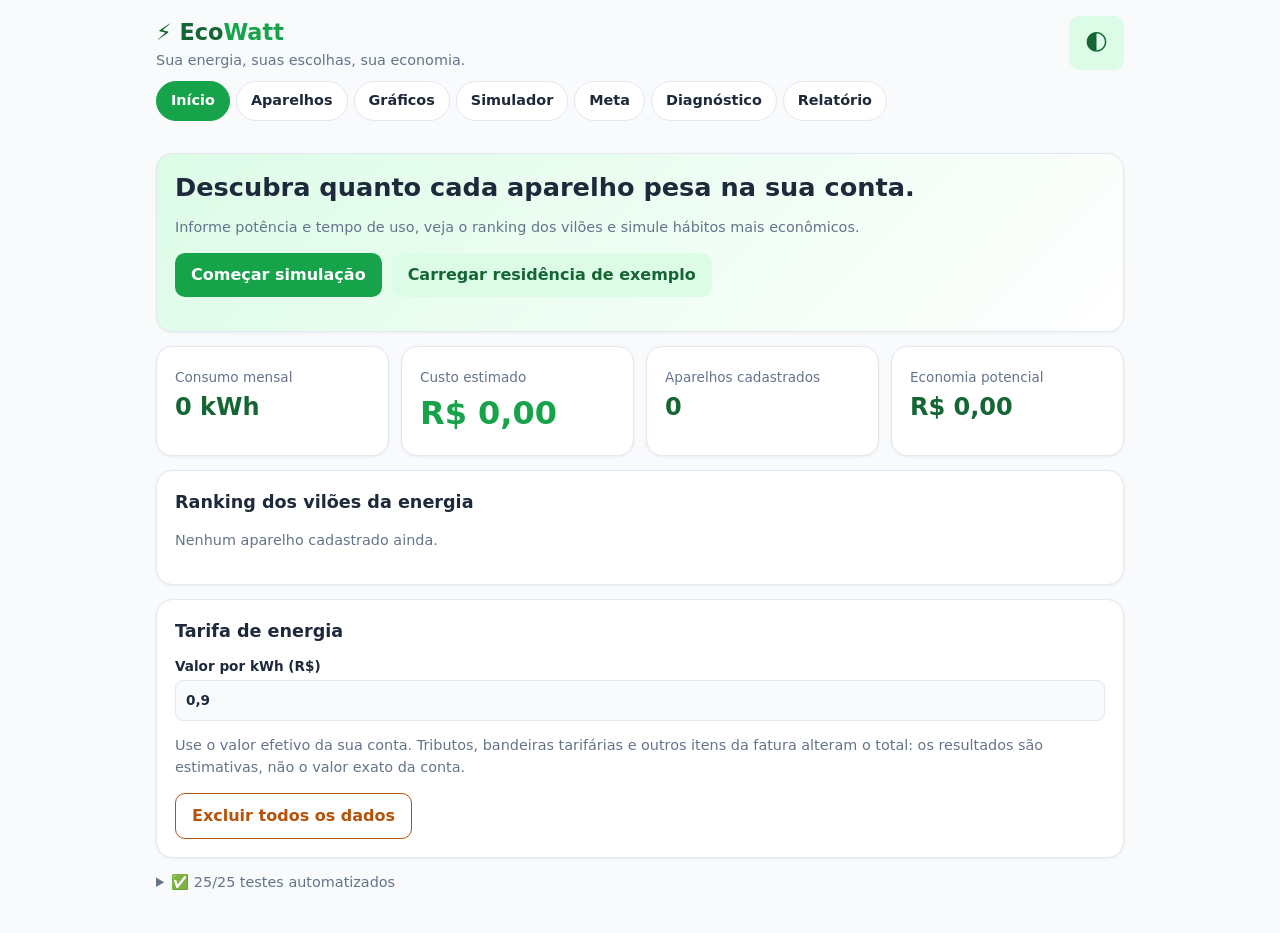
<file: EcoWatt_Final_InovaTech_2026.html>
<!DOCTYPE html>
<html lang="pt-BR"><head><meta charset="utf-8">
<meta name="viewport" content="width=device-width, initial-scale=1, viewport-fit=cover">
<title>EcoWatt – Simulador de energia residencial</title>
<style>
:root{--bg:#F8FAFC;--card:#fff;--tx:#1E293B;--mut:#64748b;--g:#16A34A;--gd:#166534;--gs:#DCFCE7;--bd:#e2e8f0;--wn:#b45309;color-scheme:light;box-sizing:border-box;padding-top:env(safe-area-inset-top,0px);padding-bottom:env(safe-area-inset-bottom,0px)}
@media(prefers-color-scheme:dark){:root:not([data-theme="light"]){--bg:#0f172a;--card:#1e293b;--tx:#f1f5f9;--mut:#94a3b8;--g:#22c55e;--gd:#86efac;--gs:#14532d;--bd:#334155;--wn:#fbbf24;color-scheme:dark}}
:root[data-theme="dark"]{--bg:#0f172a;--card:#1e293b;--tx:#f1f5f9;--mut:#94a3b8;--g:#22c55e;--gd:#86efac;--gs:#14532d;--bd:#334155;--wn:#fbbf24;color-scheme:dark}
html{scroll-padding-top:env(safe-area-inset-top,0px)}
*{box-sizing:border-box}
body{margin:0;background:var(--bg);color:var(--tx);font:16px/1.5 system-ui,-apple-system,"Segoe UI",Roboto,sans-serif}
.w{max-width:1000px;margin:0 auto;padding:0 16px 40px}
header{padding:16px 0 8px}
.logo{font-size:1.4rem;font-weight:800;color:var(--gd)}.logo span{color:var(--g)}
nav{display:flex;gap:6px;overflow-x:auto;padding:10px 0}
nav a{padding:8px 14px;border-radius:99px;text-decoration:none;color:var(--tx);white-space:nowrap;font-weight:600;font-size:.9rem;border:1px solid var(--bd);background:var(--card)}
nav a[aria-current=page]{background:var(--g);color:#fff;border-color:var(--g)}
.card{background:var(--card);border:1px solid var(--bd);border-radius:16px;padding:18px;margin:14px 0;box-shadow:0 1px 3px rgba(0,0,0,.06);animation:in .35s ease}
@keyframes in{from{opacity:0;transform:translateY(6px)}to{opacity:1;transform:none}}
.hero{background:linear-gradient(135deg,var(--gs),var(--card))}
h1{font-size:1.6rem;line-height:1.2;margin:0 0 8px}h2{font-size:1.1rem;margin:0 0 12px}
.m{color:var(--mut);font-size:.9rem}
.grid{display:grid;grid-template-columns:repeat(auto-fit,minmax(200px,1fr));gap:12px}
.grid .card{margin:0}
.kpi b{display:block;font-size:1.5rem;color:var(--gd)}.kpi span{font-size:.85rem;color:var(--mut)}
.row{display:flex;flex-wrap:wrap;gap:10px;align-items:center}
.btn{display:inline-block;background:var(--g);color:#fff;border:0;border-radius:10px;padding:10px 16px;font:inherit;font-weight:700;cursor:pointer;text-decoration:none}
.btn.s{background:var(--gs);color:var(--gd)}.btn.d{background:transparent;color:var(--wn);border:1px solid var(--wn)}
.btn:focus-visible,input:focus-visible,select:focus-visible,nav a:focus-visible{outline:3px solid var(--g);outline-offset:2px}
label{display:block;font-size:.85rem;font-weight:600;margin-bottom:10px}
input,select{width:100%;padding:9px 10px;border-radius:8px;border:1px solid var(--bd);background:var(--bg);color:var(--tx);font:inherit;margin-top:4px}
input[type=checkbox]{width:auto;margin-right:6px}input[type=range]{padding:0}
.fg{display:grid;grid-template-columns:repeat(auto-fit,minmax(140px,1fr));gap:0 12px}
.pre{display:flex;flex-wrap:wrap;gap:8px;margin-bottom:14px}
.pre button{border:1px solid var(--bd);background:var(--bg);color:var(--tx);border-radius:10px;padding:6px 10px;cursor:pointer;font:inherit;font-size:.85rem}
.tw{overflow-x:auto}table{width:100%;border-collapse:collapse;font-size:.88rem}
th,td{padding:8px 6px;text-align:left;border-bottom:1px solid var(--bd);white-space:nowrap}
.tag{display:inline-block;background:var(--gs);color:var(--gd);border-radius:99px;padding:2px 10px;font-size:.75rem;font-weight:700}
.err{color:var(--wn);font-weight:600;min-height:1.4em}
.rk{display:grid;grid-template-columns:28px 1fr auto;gap:4px 10px;align-items:center;margin:8px 0}
.rk i{grid-column:2/4;height:8px;border-radius:99px;background:var(--bd);overflow:hidden}.rk i b{display:block;height:100%;background:var(--g);transition:width .5s}
svg{width:100%;height:auto}.t{font-size:12px;fill:var(--tx)}
.lg{display:flex;flex-wrap:wrap;gap:6px 14px;font-size:.82rem;margin-top:8px}.lg s{display:inline-block;width:10px;height:10px;border-radius:3px;margin-right:5px;text-decoration:none}
.ok{background:var(--gs);color:var(--gd);padding:12px;border-radius:10px;font-weight:600}
@media print{header,.np{display:none!important}body{background:#fff}.card{box-shadow:none;animation:none;break-inside:avoid}
:root,:root:not([data-theme="light"]),:root[data-theme="dark"]{--bg:#fff;--card:#fff;--tx:#111;--mut:#444;--g:#16A34A;--gd:#166534;--gs:#DCFCE7;--bd:#ccc;--wn:#92400e}}
@media(max-width:480px){.w{padding-left:12px;padding-right:12px}.card{padding:14px}.kpi b{font-size:1.25rem}nav a{padding:8px 11px}}
@media print{nav,#theme,#tests,.toast{display:none!important}.w{max-width:none}.grid{grid-template-columns:repeat(2,minmax(0,1fr))}}
</style></head><body><div class="w">
<header><div class="logo">⚡ Eco<span>Watt</span></div><div class="m">Sua energia, suas escolhas, sua economia.</div><nav id="nav" aria-label="Navegação principal"></nav></header>
<main id="app"></main></div>
<script>
/* ===== Lógica de cálculo (funções puras, independentes da interface) ===== */
const kwh=d=>d.kwh!=null?d.kwh:d.w*d.q*d.h*d.d/1000;          // kWh/mês
const simKwh=(d,v)=>d.kwh!=null?v:d.w*d.q*v*d.d/1000; /* v = h/dia (modo potência) ou kWh/mês total (modo kWh) */               // escala pelo tempo de uso; evita divisão por zero
console.assert(Math.abs(kwh({w:100,q:1,h:5,d:30})-15)<1e-9,"TV 100 W, 5 h, 30 dias = 15 kWh");
console.assert(Math.abs(simKwh({w:100,q:1,h:4,d:30},2)-6)<1e-9,"metade das horas = metade do consumo");

/* ===== Estado e persistência ===== */
let S={tariff:0.9,limit:50,goal:50,devices:[]};
try{const r=localStorage.getItem("ecowatt");if(r)S={...S,...JSON.parse(r)}}catch(e){}
const save=()=>{try{localStorage.setItem("ecowatt",JSON.stringify(S))}catch(e){}};
const $=s=>document.querySelector(s);
const R=v=>v.toLocaleString("pt-BR",{style:"currency",currency:"BRL"});
const K=v=>v.toLocaleString("pt-BR",{maximumFractionDigits:1})+" kWh";
const esc=s=>String(s).replace(/[&<>"']/g,c=>({"&":"&amp;","<":"&lt;",">":"&gt;",'"':"&quot;","'":"&#39;"}[c]));
const P=v=>{const s=String(v).trim().replace(",",".");return s===""?null:/^\d*\.?\d+$/.test(s)?+s:NaN};
const uid=()=>Date.now().toString(36)+Math.random().toString(36).slice(2,6);
const cost=k=>k*S.tariff;
const rows=()=>S.devices.map(d=>{const k=kwh(d);return{d,k,c:cost(k)}});
const tot=()=>{const r=rows();return{k:r.reduce((a,x)=>a+x.k,0),c:r.reduce((a,x)=>a+x.c,0)}};
let potential=()=>rows().filter(r=>!r.d.ess).reduce((a,r)=>a+r.c*S.limit/100,0);
function plan(goal){let need=goal;const steps=[];
 for(const r of rows().filter(r=>!r.d.ess).sort((a,b)=>b.c-a.c)){if(need<=0)break;
  const take=Math.min(r.c*S.limit/100,need);if(take<=0)continue;
  steps.push({r,take,hrs:r.d.h*take/r.c});need-=take}
 return{steps,left:Math.max(need,0)}}
/* ===== Dados ===== */
const PRE=[["🧊","Geladeira",150,24,30,1],["📺","Televisão",100,5,30],["❄️","Ar-condicionado",1100,8,30],["🌀","Ventilador",80,6,30],["🚿","Chuveiro elétrico",5500,.5,30],["🧺","Máquina de lavar",500,1,12],["🍲","Micro-ondas",1200,.3,30],["🖥️","Computador",250,6,30],["💻","Notebook",60,5,30],["💡","Lâmpadas",10,5,30],["👔","Ferro de passar",1000,.5,8],["🍟","Air fryer",1500,.5,20],["🔥","Forno elétrico",1500,.5,20],["💨","Secador de cabelo",1200,.2,15],["🔌","Outros aparelhos",100,1,30]];
const SAMPLE=[["🧊","Geladeira",150,1,24,30,38,1],["❄️","Ar-condicionado",1100,1,6,20],["🚿","Chuveiro elétrico",5500,1,.4,30],["📺","Televisão",100,1,5,30],["🍟","Air fryer",1500,1,.5,20],["🌀","Ventilador",80,1,6,30],["💡","Lâmpadas",10,8,5,30],["🍲","Micro-ondas",1200,1,.3,30],["💻","Notebook",60,1,6,22],["🧺","Máquina de lavar",500,1,1,12]]
 .map(a=>({icon:a[0],name:a[1],w:a[2],q:a[3],h:a[4],d:a[5],kwh:a[6]??null,ess:!!a[7],sample:true}));
const COL=["#16A34A","#0d9488","#65a30d","#0891b2","#ca8a04","#7c3aed","#db2777","#64748b"];
/* ===== Gráficos SVG ===== */
function bars(r){r=r.slice().sort((a,b)=>b.c-a.c).slice(0,8);const mx=Math.max(...r.map(x=>x.c),1e-9);
 return`<svg viewBox="0 0 400 ${r.length*34+6}" role="img" aria-label="Aparelhos que mais consomem">${r.map((x,i)=>{const y=i*34+4,w=Math.max(3,x.c/mx*190);
 return`<g><title>${esc(x.d.name)}: ${K(x.k)} · ${R(x.c)}</title><text x="0" y="${y+13}" class="t">${x.d.icon} ${esc(x.d.name.slice(0,14))}</text><rect x="125" y="${y}" width="${w}" height="18" rx="5" style="fill:var(--g)"/><text x="${130+w}" y="${y+13}" class="t">${R(x.c)}</text></g>`}).join("")}</svg>`}
function donut(r){const t=r.reduce((a,x)=>a+x.k,0);const l=r.filter(x=>x.k>0).sort((a,b)=>b.k-a.k);let off=25;
 const c=l.map((x,i)=>{const p=x.k/t*100,s=`<circle cx="21" cy="21" r="15.915" fill="none" stroke="${COL[i%8]}" stroke-width="7" stroke-dasharray="${p} ${100-p}" stroke-dashoffset="${off}"><title>${esc(x.d.name)}: ${p.toFixed(1)}% · ${K(x.k)} · ${R(x.c)}</title></circle>`;off-=p;return s}).join("");
 return`<svg viewBox="0 0 42 42" style="max-width:260px;display:block;margin:auto" role="img" aria-label="Participação no consumo">${c}<text x="21" y="22.5" text-anchor="middle" style="font-size:4px;fill:var(--tx)">${K(t)}</text></svg><div class="lg">${l.map((x,i)=>`<span><s style="background:${COL[i%8]}"></s>${esc(x.d.name)} ${(x.k/t*100).toFixed(1)}%</span>`).join("")}</div>`}
function cmp(a,b,la,lb){const mx=Math.max(a,b,1e-9);const row=(v,l,y,f)=>`<text x="0" y="${y+14}" class="t">${l}</text><rect x="100" y="${y}" width="${Math.max(3,v/mx*190)}" height="22" rx="5" style="fill:${f}"/><text x="${105+Math.max(3,v/mx*190)}" y="${y+15}" class="t">${R(v)}</text>`;
 return`<svg viewBox="0 0 400 64" role="img" aria-label="Comparação de cenários">${row(a,la,0,"var(--mut)")}${row(b,lb,36,"var(--g)")}</svg>`}
const empty=()=>`<div class="card"><p>Cadastre aparelhos primeiro, ou <button class="btn s" data-a="demo">carregue a residência de exemplo</button>.</p></div>`;
const kpi=(l,v)=>`<div class="card kpi"><span>${l}</span><b>${v}</b></div>`;
const hasSample=()=>S.devices.some(d=>d.sample);
const tag=()=>hasSample()?`<span class="tag">Dados de exemplo: residência fictícia</span>`:"";
function ranking(){const r=rows().sort((a,b)=>b.c-a.c).slice(0,5),t=tot();if(!r.length)return`<p class="m">Nenhum aparelho cadastrado ainda.</p>`;
 return r.map((x,i)=>{const p=t.k>0?x.k/t.k*100:0;return`<div class="rk"><span>${["🥇","🥈","🥉","4º","5º"][i]}</span><span>${x.d.icon} <b>${esc(x.d.name)}</b></span><span>${R(x.c)} · ${p.toFixed(1)}%</span><i><b style="width:${p}%"></b></i></div>`}).join("")}
/* ===== Telas ===== */
let editId=null,curIcon="🔌",sim={id:null,h:0};
function vInicio(){const t=tot(),p=plan(S.goal);
 return`<div class="card hero"><h1>Descubra quanto cada aparelho pesa na sua conta.</h1><p class="m">Informe potência e tempo de uso, veja o ranking dos vilões e simule hábitos mais econômicos.</p><div class="row"><a class="btn" href="#aparelhos">Começar simulação</a><button class="btn s" data-a="demo">Carregar residência de exemplo</button></div><p>${tag()}</p></div>
 <div class="grid">${kpi("Consumo mensal",K(t.k))}${kpi("Custo estimado",R(t.c))}${kpi("Aparelhos cadastrados",S.devices.length)}${kpi("Economia potencial",R(potential()))}</div>
 <div class="card"><h2>Ranking dos vilões da energia</h2>${ranking()}</div>
 ${S.devices.length?`<div class="card"><h2>Planejador de metas</h2><p>Meta de ${R(S.goal)}/mês: ${p.left<=0?"alcançável com as reduções sugeridas.":`faltariam ${R(p.left)} dentro dos limites configurados.`} <a href="#meta">Ver cenários</a> · <a href="#simulador">Simular hábitos</a></p></div>`:""}
 <div class="card"><h2>Tarifa de energia</h2><label>Valor por kWh (R$)<input id="tar" inputmode="decimal" value="${String(S.tariff).replace(".",",")}"></label><p class="m">Use o valor efetivo da sua conta. Tributos, bandeiras tarifárias e outros itens da fatura alteram o total: os resultados são estimativas, não o valor exato da conta.</p><button class="btn d np" data-a="clear">Excluir todos os dados</button></div>`}
function vAparelhos(){const e=S.devices.find(d=>d.id===editId)||{},r=rows();curIcon=e.icon||curIcon;const v=(x,d)=>esc(e[x]!=null?String(e[x]).replace(".",","):d);
 return`<div class="card"><h2>${e.id?"Editar aparelho":"Cadastrar aparelho"}</h2>
 <div class="pre">${PRE.map((p,i)=>`<button type="button" data-a="pre" data-i="${i}">${p[0]} ${p[1]}</button>`).join("")}</div>
 <div class="fg"><label>Nome<input id="f-name" value="${v("name","")}"></label><label>Potência (W)<input id="f-w" inputmode="decimal" value="${v("w","")}"></label><label>Quantidade<input id="f-q" inputmode="decimal" value="${v("q","1")}"></label><label>Horas por dia<input id="f-h" inputmode="decimal" value="${v("h","")}"></label><label>Dias por mês<input id="f-d" inputmode="decimal" value="${v("d","30")}"></label><label>kWh/mês TOTAL, todas as unidades (opcional)<input id="f-kwh" inputmode="decimal" value="${e.kwh!=null?v("kwh",""):""}"></label></div>
 <label><input type="checkbox" id="f-ess" ${e.ess?"checked":""}>Essencial (saúde ou segurança): não sugerir redução</label>
 <p class="m">A potência sugerida é só referência: varia conforme o modelo. Para aparelhos que ligam e desligam sozinhos (geladeira, ar-condicionado), prefira informar o consumo mensal da etiqueta.</p>
 <p class="err" id="err" role="alert"></p><div class="row"><button class="btn" data-a="save">${e.id?"Salvar alterações":"Adicionar"}</button>${e.id?`<button class="btn s" data-a="cancel">Cancelar</button>`:""}</div></div>
 <div class="card"><h2>Aparelhos (${r.length}) ${tag()}</h2>${r.length?`<div class="tw"><table><tr><th>Aparelho</th><th>Qtd</th><th>Consumo</th><th>Custo</th><th>%</th><th></th></tr>${r.map(x=>{const t=tot();return`<tr><td>${x.d.icon} ${esc(x.d.name)}</td><td>${x.d.q}</td><td>${K(x.k)}</td><td>${R(x.c)}</td><td>${(t.k>0?x.k/t.k*100:0).toFixed(1)}%</td><td><button class="btn s" data-a="edit" data-id="${x.d.id}" aria-label="Editar ${esc(x.d.name)}">✏️</button> <button class="btn d" data-a="del" data-id="${x.d.id}" aria-label="Excluir ${esc(x.d.name)}">🗑️</button></td></tr>`}).join("")}<tr><th colspan="2">Total</th><th>${K(tot().k)}</th><th>${R(tot().c)}</th><th></th><th></th></tr></table></div><p class="m">Consumo = potência (W) × quantidade × horas/dia × dias/mês ÷ 1000.</p>`:`<p class="m">Nada por aqui ainda.</p>`}</div>`}
function vGraficos(){if(!S.devices.length)return empty();const r=rows(),t=tot(),p=potential();
 return`<div class="card"><h2>Quem mais consome (R$/mês)</h2>${bars(r)}</div><div class="card"><h2>Participação no consumo</h2>${donut(r)}</div><div class="card"><h2>Cenário atual × cenário de economia</h2>${cmp(t.c,t.c-p,"Atual","Com economia")}<p class="m">Cenário: reduzir ${S.limit}% do uso dos aparelhos não essenciais. Economia estimada: ${R(p)}/mês.</p></div>`}
function simRes(){const d=S.devices.find(x=>x.id===sim.id);if(!d)return"";const a=kwh(d),b=simKwh(d,sim.h),dk=a-b,dc=cost(dk),pc=a>0?dk/a*100:0,t=tot();
 const msg=dc>0.005?`Com essa mudança, você poderá economizar aproximadamente ${R(dc)} por mês.`:dc<-0.005?`Essa mudança aumentaria o gasto em cerca de ${R(-dc)} por mês.`:"Sem alteração no consumo.";
 return`<div class="ok">${msg}</div><div class="grid" style="margin-top:12px">${kpi("Consumo anterior",K(a))}${kpi("Novo consumo",K(b))}${kpi("Economia em kWh",K(dk))}${kpi("Economia mensal",R(dc))}${kpi("Economia anual",R(dc*12))}${kpi("Redução",pc.toFixed(1)+"%")}</div>${cmp(t.c,t.c-dc,"Atual","Simulado")}`}
function vSimulador(){if(!S.devices.length)return empty();if(!S.devices.find(x=>x.id===sim.id)){sim={id:S.devices[0].id,h:S.devices[0].h}}
 return`<div class="card"><h2>Simulador de cenários</h2><p class="m">Teste hábitos sem alterar os dados cadastrados.</p><label>Aparelho<select id="sim-d">${S.devices.map(d=>`<option value="${d.id}" ${d.id===sim.id?"selected":""}>${d.icon} ${esc(d.name)}</option>`).join("")}</select></label><label>Horas por dia simuladas: <b id="sim-v">${sim.h.toString().replace(".",",")} h</b><input type="range" id="sim-r" min="0" max="24" step="0.5" value="${sim.h}"></label></div><div class="card" id="simres">${simRes()}</div>`}
function vMeta(){if(!S.devices.length)return empty();const p=plan(S.goal);
 return`<div class="card"><h2>Planejador de metas</h2><div class="fg"><label>Quero economizar (R$/mês)<input id="goal" inputmode="decimal" value="${String(S.goal).replace(".",",")}"></label><label>Redução máxima por aparelho (%)<input id="lim" inputmode="decimal" value="${S.limit}"></label></div><p class="m">Aparelhos marcados como essenciais nunca entram nas sugestões.</p></div>
 <div class="card"><h2>Sugestões</h2>${p.steps.length?p.steps.map(s=>`<p>${s.r.d.icon} Reduzir <b>${esc(s.r.d.name)}</b> de ${(+s.r.d.h.toFixed(2)).toLocaleString("pt-BR")} h para ${(+(s.r.d.h-s.hrs).toFixed(2)).toLocaleString("pt-BR")} h por dia: <b>${R(s.take)}</b>/mês</p>`).join(""):`<p class="m">Nenhuma redução possível com os limites atuais.</p>`}
 <div class="${p.left<=0?"ok":"err"}">${p.left<=0?"Meta alcançável com as alterações sugeridas.":`Meta não alcançável dentro dos limites: ainda faltam ${R(p.left)}/mês.`}</div></div>`}
function vRelatorio(){if(!S.devices.length)return empty();const r=rows().sort((a,b)=>b.c-a.c),t=tot(),p=plan(S.goal),sv=S.goal-p.left;
 const rec=r.filter(x=>!x.d.ess&&x.d.h>0).slice(0,3).map(x=>`<li>Reduzir 1 h/dia de ${esc(x.d.name)} economiza cerca de ${R(x.c*Math.min(1,x.d.h)/x.d.h)} por mês.</li>`).join("");
 return`<div class="card"><h1>Relatório EcoWatt</h1><p class="m">${new Date().toLocaleDateString("pt-BR")} · tarifa ${R(S.tariff)}/kWh ${tag()}</p>
 <div class="grid">${kpi("Aparelhos",r.length)}${kpi("Consumo mensal",K(t.k))}${kpi("Custo estimado",R(t.c))}${kpi("Maior consumo",esc(r[0].d.name))}${kpi("Economia potencial",R(potential()))}</div></div>
 <div class="card"><h2>Comparação de cenários</h2>${cmp(t.c,t.c-sv,"Atual","Com meta")}<p class="m">Meta de ${R(S.goal)}: economia de ${R(sv)}/mês (${R(sv*12)}/ano)${p.left>0?`, faltam ${R(p.left)}`:""}.</p></div>
 <div class="card"><h2>Ranking</h2>${ranking()}</div>${rec?`<div class="card"><h2>Recomendações</h2><ul>${rec}</ul></div>`:""}
 <p class="m">Estimativas baseadas nos dados informados. Tributos, bandeiras tarifárias e a potência real de cada modelo alteram o valor da fatura.</p><button class="btn np" data-a="print">Imprimir ou salvar em PDF</button>`}
/* ===== Roteador e eventos ===== */
const V={inicio:["Início",vInicio],aparelhos:["Aparelhos",vAparelhos],graficos:["Gráficos",vGraficos],simulador:["Simulador",vSimulador],meta:["Meta",vMeta],relatorio:["Relatório",vRelatorio]};
function render(){const k=V[location.hash.slice(1)]?location.hash.slice(1):"inicio";
 $("#nav").innerHTML=Object.entries(V).map(([i,v])=>`<a href="#${i}" ${i===k?'aria-current="page"':""}>${v[0]}</a>`).join("");$("#app").innerHTML=V[k][1]()}
addEventListener("hashchange",()=>{editId=null;render();scrollTo(0,0)});
document.addEventListener("click",ev=>{const b=ev.target.closest("[data-a]");if(!b)return;const a=b.dataset.a,id=b.dataset.id;
 if(a==="demo"){S.devices=SAMPLE.map(x=>({...x,id:uid()}));S.goal=50;save();render()}
 else if(a==="clear"){if(confirm("Excluir todos os dados cadastrados?")){S.devices=[];save();render()}}
 else if(a==="pre"){const p=PRE[+b.dataset.i];curIcon=p[0];$("#f-name").value=p[1];$("#f-w").value=p[2];$("#f-h").value=String(p[3]).replace(".",",");$("#f-d").value=p[4];$("#f-q").value=p[5]||1;$("#f-w").focus()}
 else if(a==="edit"){editId=id;render();scrollTo(0,0)}
 else if(a==="cancel"){editId=null;render()}
 else if(a==="del"){S.devices=S.devices.filter(d=>d.id!==id);save();render()}
 else if(a==="print")print()
 else if(a==="save"){const f=i=>P($("#"+i).value),name=$("#f-name").value.trim(),w=f("f-w"),q=f("f-q")??1,h=f("f-h"),d=f("f-d"),k=f("f-kwh");let m="";
  if(!name)m="Informe o nome do aparelho.";
  else if([w,q,h,d,k].some(Number.isNaN))m="Use apenas números positivos (decimais com vírgula ou ponto).";
  else if(k==null&&!(w>0))m="Informe a potência em watts ou o consumo mensal em kWh.";
  else if(!(q>0))m="A quantidade deve ser maior que zero.";
  else if(h==null||h>24)m="Horas por dia devem estar entre 0 e 24.";
  else if(d==null||d>31)m="Dias por mês devem estar entre 0 e 31.";
  if(m){$("#err").textContent=m;return}
  const o={name,w:w??0,q,h,d,kwh:k,ess:$("#f-ess").checked},e=S.devices.find(x=>x.id===editId);
  if(e)Object.assign(e,o);else S.devices.push({...o,id:uid(),icon:curIcon});
  editId=null;save();render()}});
document.addEventListener("change",ev=>{const t=ev.target;
 if(t.id==="tar"){const v=P(t.value);if(v>0){S.tariff=v;save()}render()}
 else if(t.id==="goal"){const v=P(t.value);if(v!=null&&!isNaN(v)){S.goal=v;save()}render()}
 else if(t.id==="lim"){const v=P(t.value);if(v!=null&&v<=100){S.limit=v;save()}render()}
 else if(t.id==="sim-d"){const d=S.devices.find(x=>x.id===t.value);sim={id:d.id,h:d.h};render()}});
document.addEventListener("input",ev=>{if(ev.target.id==="sim-r"){sim.h=+ev.target.value;$("#sim-v").textContent=sim.h.toString().replace(".",",")+" h";$("#simres").innerHTML=simRes()}});
/* ===== v2: correções, diagnóstico, testes ===== */
S.devices=Array.isArray(S.devices)?S.devices.filter(d=>d&&typeof d==="object"):[];
if(!(S.tariff>0))S.tariff=0.9;if(!(S.limit>=0&&S.limit<=100))S.limit=50;if(!(S.goal>=0))S.goal=50;
document.head.insertAdjacentHTML("beforeend",'<style>.toast{position:fixed;left:50%;bottom:calc(20px + env(safe-area-inset-bottom,0px));transform:translate(-50%,20px);background:#166534;color:#fff;padding:10px 18px;border-radius:99px;font-weight:700;opacity:0;transition:.25s;pointer-events:none}.toast.on{opacity:1;transform:translate(-50%,0)}.invalid{border-color:var(--wn)!important}small.err{display:block;font-size:.78rem;min-height:0}.grid .card:nth-child(2) b{font-size:2rem;color:var(--g)}</style>');
const f1=v=>(+v.toFixed(1)).toLocaleString("pt-BR");
const simBase=d=>d.kwh!=null?d.kwh:d.h;
const fmtv=(v,d)=>f1(v)+(d.kwh!=null?" kWh/mês":" h/dia");
const toast=m=>{let t=$("#toast");if(!t){document.body.insertAdjacentHTML("beforeend",'<div id="toast" class="toast" role="status"></div>');t=$("#toast")}t.textContent=m;t.classList.add("on");setTimeout(()=>t.classList.remove("on"),2200)};
const fe=(el,m)=>{let s=document.getElementById("e-"+el.id);if(!s){s=document.createElement("small");s.id="e-"+el.id;s.className="err";s.setAttribute("role","alert");el.after(s)}s.textContent=m;el.classList.toggle("invalid",!!m);if(m)el.focus()};
/* Planejamento puro: reduz o consumo (kWh) dos aparelhos não essenciais, do mais caro ao mais barato, até o limite % de cada um */
const planFor=(devs,tariff,limit,goal)=>{if(!(tariff>0))return{steps:[],left:goal,max:0,ok:goal<=0};
 const el=devs.filter(d=>!d.ess).map(d=>{const k=kwh(d);return{d,k,c:k*tariff}}).filter(x=>x.c>0).sort((a,b)=>b.c-a.c);
 const max=el.reduce((a,x)=>a+x.c*limit/100,0);let need=goal;const steps=[];
 for(const x of el){if(need<=0)break;const take=Math.min(x.c*limit/100,need);if(take>0){steps.push({r:x,take});need-=take}}
 const left=Math.max(need,0);return{steps,left,max,ok:left<0.005}};
plan=g=>planFor(S.devices,S.tariff,S.limit,g);
potential=()=>planFor(S.devices,S.tariff,S.limit,0).max;
const chg=(x,take)=>{const nk=x.k-take/S.tariff;return x.d.kwh!=null?`reduzir o consumo mensal de ${K(x.k)} para ${K(nk)}`:`reduzir de ${f1(x.d.h)} h para ${f1(x.d.h*nk/x.k)} h por dia`};
simRes=()=>{const d=S.devices.find(x=>x.id===sim.id);if(!d)return"";const a=kwh(d),b=simKwh(d,sim.h),dk=a-b,dc=dk*S.tariff,pc=a>0?dk/a*100:0,t=tot(),up=dc<-0.005,dn=dc>0.005;
 const msg=dn?`Com essa mudança, você poderá economizar aproximadamente ${R(dc)} por mês.`:up?`Atenção: essa mudança aumentaria o gasto em cerca de ${R(-dc)} por mês.`:"Sem alteração no consumo.";
 const hyp=d.kwh!=null?"Consumo informado em kWh: a simulação usa o valor mensal que você definiu, sem converter para horas.":"Estimativa linear: consumo proporcional às horas de uso (potência × quantidade × horas × dias).";
 return`<div class="${up?"err":"ok"}">${msg}</div><div class="grid" style="margin-top:12px">${kpi("Consumo anterior",K(a))}${kpi("Consumo simulado",K(b))}${kpi("Diferença",(dk<0?"+":"−")+K(Math.abs(dk)).replace("-",""))}${kpi(up?"Aumento mensal":dn?"Economia mensal":"Variação mensal",R(Math.abs(dc)))}${kpi(up?"Aumento anual":dn?"Economia anual":"Variação anual",R(Math.abs(dc)*12))}${kpi(up?"Aumento":dn?"Redução":"Variação",Math.abs(pc).toFixed(1)+"%")}</div>${cmp(t.c,t.c-dc,"Atual","Simulado")}<p class="m">${hyp}</p>`};
const vSimulador2=()=>{if(!S.devices.length)return empty();let d=S.devices.find(x=>x.id===sim.id);if(!d){d=S.devices[0];sim={id:d.id,h:simBase(d)}}const kw=d.kwh!=null;
 return`<div class="card"><h2>Simulador de cenários</h2><p class="m">Teste hábitos sem alterar os dados cadastrados.</p><label>Aparelho<select id="sim-d">${S.devices.map(x=>`<option value="${x.id}" ${x.id===d.id?"selected":""}>${x.icon} ${esc(x.name)}</option>`).join("")}</select></label><label>${kw?"Consumo mensal simulado (kWh)":"Horas por dia simuladas"}: <b id="sim-v">${fmtv(sim.h,d)}</b><input type="range" id="sim-r" min="0" max="${kw?Math.max(10,Math.ceil(d.kwh*2)):24}" step="0.5" value="${sim.h}"></label><button class="btn s" data-a="simreset">Restaurar valores originais</button></div><div class="card" id="simres">${simRes()}</div>`};
const vMeta2=()=>{if(!S.devices.length)return empty();const p=plan(S.goal);
 return`<div class="card"><h2>Planejador de metas</h2><div class="fg"><label>Quero economizar (R$/mês)<input id="goal" inputmode="decimal" value="${String(S.goal).replace(".",",")}"></label><label>Redução máxima por aparelho (%)<input id="lim" inputmode="decimal" value="${String(S.limit).replace(".",",")}"></label></div><p class="m">Só aparelhos não essenciais entram. Economia máxima estimada: <b>${R(p.max)}</b>/mês.</p></div><div class="card"><h2>Sugestões</h2>${p.steps.length?p.steps.map(s=>`<p>${s.r.d.icon} <b>${esc(s.r.d.name)}</b>: ${chg(s.r,s.take)} (≈ ${R(s.take)}/mês)</p>`).join(""):`<p class="m">Nenhuma redução necessária ou possível.</p>`}<div class="${p.ok?"ok":"err"}">${p.ok?`Meta alcançável: as sugestões somam ${R(S.goal)}/mês.`:`Meta inviável: com limite de ${f1(S.limit)}%, a economia máxima é ${R(p.max)}/mês; faltam ${R(p.left)}.`}</div><p class="m">Estimativas lineares. Em aparelhos informados em kWh, reduzir depende de mudar hábitos ou trocar o equipamento.</p></div>`};
const vDiag=()=>{if(!S.devices.length)return empty();const r=rows().sort((a,b)=>b.c-a.c),t=tot(),mk=r.slice().sort((a,b)=>b.k-a.k)[0],el=r.filter(x=>!x.d.ess&&x.c>0),p=planFor(S.devices,S.tariff,S.limit,0),b=el[0];
 const card=(q,a,n)=>`<div class="card"><span class="m">${q}</span><h2 style="margin:6px 0">${a}</h2><p class="m">${n}</p></div>`;
 return`<div class="grid">${card("1. Maior custo mensal",`${r[0].d.icon} ${esc(r[0].d.name)}`,R(r[0].c)+" por mês")}${card("2. Maior parcela do consumo",`${mk.d.icon} ${esc(mk.d.name)}`,`${t.k>0?(mk.k/t.k*100).toFixed(1):0}% · ${K(mk.k)} de ${K(t.k)}`)}${card("3. Oportunidades de redução",el.length+" aparelho(s)",el.length?el.map(x=>esc(x.d.name)).join(", "):"Nenhum aparelho elegível (essenciais são excluídos).")}${card("4. Maior economia numa alteração",b?`${b.d.icon} ${esc(b.d.name)}`:"—",b?`${chg(b,b.c*S.limit/100)}: ≈ ${R(b.c*S.limit/100)}/mês`:"Sem alteração possível.")}${card("5. Economia máxima estimada",R(p.max)+"/mês",`${R(p.max*12)}/ano, com limite de ${f1(S.limit)}% por aparelho não essencial`)}</div><p class="m">Calculado só com os dados cadastrados e a tarifa informada; não considera a eficiência de modelos específicos.</p>`};
const vRel2=()=>{if(!S.devices.length)return empty();const r=rows().sort((a,b)=>b.c-a.c),t=tot(),p=plan(S.goal),sv=S.goal-p.left;
 const rec=p.steps.slice(0,3).map(s=>`<li>${s.r.d.icon} ${esc(s.r.d.name)}: ${chg(s.r,s.take)} (≈ ${R(s.take)}/mês).</li>`).join("");
 return`<div class="card"><h1>Relatório EcoWatt</h1><p class="m">${new Date().toLocaleDateString("pt-BR")} · tarifa ${R(S.tariff)}/kWh ${tag()}</p><div class="grid">${kpi("Aparelhos",r.length)}${kpi("Custo estimado",R(t.c))}${kpi("Consumo mensal",K(t.k))}${kpi("Maior consumo",esc(r[0].d.name))}${kpi("Economia potencial",R(potential()))}</div></div><div class="card"><h2>Comparação de cenários</h2>${cmp(t.c,t.c-sv,"Atual","Com meta")}<p class="m">Meta de ${R(S.goal)}: ${p.ok?"alcançável":"inviável (economia máxima "+R(p.max)+")"}. Economia sugerida: ${R(sv)}/mês (${R(sv*12)}/ano).</p></div><div class="card"><h2>Ranking</h2>${ranking()}</div><div class="card"><h2>Participação no consumo</h2>${donut(rows())}</div>${rec?`<div class="card"><h2>Recomendações</h2><ul>${rec}</ul></div>`:""}<p class="m">Estimativas lineares baseadas nos dados informados. Tributos, bandeiras tarifárias e a potência real de cada modelo alteram a fatura.</p><button class="btn np" data-a="print">Imprimir ou salvar em PDF</button>`};
const vI=V.inicio[1];V.inicio[1]=()=>vI()+(S.devices.length?`<div class="card"><h2>Participação no consumo</h2>${donut(rows())}</div>`:"");
V.simulador[1]=vSimulador2;V.meta[1]=vMeta2;const rel=V.relatorio;delete V.relatorio;V.diagnostico=["Diagnóstico",vDiag];V.relatorio=rel;V.relatorio[1]=vRel2;
/* Eventos (fase de captura: substituem os tratadores anteriores) */
function saveDev(){["f-name","f-w","f-q","f-h","f-d","f-kwh"].forEach(i=>fe($("#"+i),""));
 const g=i=>$("#"+i),f=i=>P(g(i).value),name=g("f-name").value.trim(),w=f("f-w"),h=f("f-h"),d=f("f-d"),k=f("f-kwh"),qs=g("f-q").value.trim()||"1",bad=(i,m)=>fe(g(i),m);
 if(!name)return bad("f-name","Informe o nome do aparelho.");
 if(Number.isNaN(w))return bad("f-w","Use apenas números positivos.");
 if(Number.isNaN(k))return bad("f-kwh","Use apenas números positivos.");
 if(k==null&&!(w>0))return bad("f-w","Informe a potência em watts ou o consumo mensal em kWh.");
 if(!/^[1-9]\d*$/.test(qs))return bad("f-q","A quantidade deve ser um número inteiro maior que zero.");
 if(Number.isNaN(h)||(h==null&&k==null)||h>24)return bad("f-h","Horas por dia: de 0 a 24.");
 if(Number.isNaN(d)||(d==null&&k==null)||d>31)return bad("f-d","Dias por mês: de 0 a 31.");
 const o={name,w:w??0,q:+qs,h:h??0,d:d??30,kwh:k,ess:g("f-ess").checked},e=S.devices.find(x=>x.id===editId);
 if(e)Object.assign(e,o);else S.devices.push({...o,id:uid(),icon:curIcon});
 editId=null;save();render();toast("Aparelho salvo ✓")}
addEventListener("click",ev=>{const b=ev.target.closest("[data-a]");if(!b)return;const a=b.dataset.a;
 if(a==="simreset"){ev.stopImmediatePropagation();const d=S.devices.find(x=>x.id===sim.id);if(d){sim.h=simBase(d);render()}}
 else if(a==="save"){ev.stopImmediatePropagation();saveDev()}},true);
addEventListener("change",ev=>{const t=ev.target,v=P(t.value);let ok=false;
 if(t.id==="tar"){if(Number.isFinite(v)&&v>0)ok=S.tariff=v;else fe(t,"Informe uma tarifa maior que zero (ex.: 0,90).")}
 else if(t.id==="goal"){if(Number.isFinite(v)&&v>=0)ok=(S.goal=v,true);else fe(t,"A meta deve ser um valor maior ou igual a zero.")}
 else if(t.id==="lim"){if(Number.isFinite(v)&&v<=100)ok=(S.limit=v,true);else fe(t,"Informe um percentual entre 0 e 100.")}
 else if(t.id==="sim-d"){const d=S.devices.find(x=>x.id===t.value);if(d)sim={id:d.id,h:simBase(d)};render()}
 else return;
 ev.stopImmediatePropagation();if(ok){save();render()}},true);
addEventListener("input",ev=>{if(ev.target.id!=="sim-r")return;ev.stopImmediatePropagation();sim.h=+ev.target.value;const d=S.devices.find(x=>x.id===sim.id);$("#sim-v").textContent=fmtv(sim.h,d);$("#simres").innerHTML=simRes()},true);
/* Testes automatizados (rodam ao abrir a página; resultado no rodapé e no console) */
function runTests(){const T=[],A=(x,y)=>Math.abs(x-y)<1e-6,t=(n,f)=>{let r=false;try{r=!!f()}catch(e){}T.push([n,r])},tv={w:100,q:1,h:5,d:30},ac={w:1100,q:2,h:8,d:30};
 t("Consumo de um aparelho",()=>A(kwh(tv),15));
 t("Consumo de múltiplos aparelhos",()=>A(kwh(tv)+kwh({w:1000,q:2,h:1,d:10}),35));
 t("Custo mensal",()=>A(kwh(tv)*0.9,13.5));
 t("Alteração da tarifa",()=>A(kwh(tv)*1.2,18));
 t("Simulação de redução",()=>A(kwh(tv)-simKwh(tv,3),6));
 t("Simulação de aumento",()=>A(simKwh(tv,6)-kwh(tv),3));
 t("kWh informado é total (não multiplica pela quantidade)",()=>A(kwh({kwh:40,q:3,w:0,h:24,d:30}),40)&&A(simKwh({kwh:40,q:3},30),30));
 t("Meta alcançável",()=>planFor([ac],0.9,50,20).ok);
 t("Meta inalcançável",()=>{const p=planFor([ac],0.9,50,1000);return !p.ok&&p.left>0&&A(p.max,kwh(ac)*0.9*0.5)});
 t("Aparelhos essenciais protegidos",()=>planFor([{...ac,ess:true}],0.9,100,10).steps.length===0);
 t("Valores inválidos",()=>Number.isNaN(P("-3"))&&Number.isNaN(P("abc"))&&P("")===null&&P("2,5")===2.5);
 t("Persistência no LocalStorage",()=>{localStorage.setItem("ecowatt-t",JSON.stringify([tv]));const r=JSON.parse(localStorage.getItem("ecowatt-t"));localStorage.removeItem("ecowatt-t");return A(kwh(r[0]),15)});
 const ok=T.filter(x=>x[1]).length;console.table(T.map(x=>({teste:x[0],ok:x[1]})));
 $("#app").insertAdjacentHTML("afterend",`<details class="m np"><summary>${ok===T.length?"✅":"⚠️"} ${ok}/${T.length} testes automatizados</summary>${T.map(x=>`<div>${x[1]?"✅":"❌"} ${x[0]}</div>`).join("")}</details>`)}
/* ===== v3: auditoria final ===== */
document.head.insertAdjacentHTML("beforeend","<style>[hidden]{display:none!important}</style>");
let fMode="pot";
/* Validação de registros (LocalStorage): preserva válidos, descarta incompatíveis */
const cleanDev=x=>{if(!x||typeof x!=="object")return null;const n=v=>typeof v==="number"&&Number.isFinite(v),mode=x.kwh!=null?"kwh":"pot";
 if(typeof x.name!=="string"||!x.name.trim()||!n(x.q)||!Number.isInteger(x.q)||x.q<1)return null;
 if(mode==="kwh"?!(n(x.kwh)&&x.kwh>=0):!(n(x.w)&&x.w>0&&n(x.h)&&x.h>=0&&x.h<=24&&n(x.d)&&x.d>=0&&x.d<=31))return null;
 return{...x,mode,id:typeof x.id==="string"&&x.id?x.id:uid(),icon:typeof x.icon==="string"?x.icon:"🔌",ess:!!x.ess,w:n(x.w)?x.w:0,h:n(x.h)?x.h:0,d:n(x.d)?x.d:0}};
{const raw=S.devices.length;S.devices=S.devices.map(cleanDev).filter(Boolean);if(raw>S.devices.length)setTimeout(()=>toast((raw-S.devices.length)+" registro(s) incompatível(is) ignorado(s) ao carregar."),400)}
/* Cadastro: função pura que monta o aparelho conforme o modo escolhido (nada de valores ocultos) */
function buildDev(mode,v,ess){const name=(v.name||"").trim(),qs=(v.q||"").trim()||"1";
 if(!name)return{f:"f-name",e:"Informe o nome do aparelho."};
 if(!/^[1-9]\d*$/.test(qs))return{f:"f-q",e:"A quantidade deve ser um número inteiro maior que zero."};
 const q=+qs;
 if(mode==="kwh"){const k=P(v.kwh??"");if(!Number.isFinite(k)||k>1000000000)return{f:"f-kwh",e:"Informe o consumo mensal total em kWh (número maior ou igual a zero)."};return{dev:{mode,name,q,w:0,h:0,d:0,kwh:k,ess:!!ess}}}
 const w=P(v.w??""),h=P(v.h??""),d=P(v.d??"");
 if(!(Number.isFinite(w)&&w>0&&w<=1000000))return{f:"f-w",e:"Informe uma potência válida entre 0 e 1.000.000 W."};
 if(!(Number.isFinite(h)&&h>=0&&h<=24))return{f:"f-h",e:"Horas por dia: de 0 a 24."};
 if(!(Number.isFinite(d)&&d>=0&&d<=31))return{f:"f-d",e:"Dias por mês: de 0 a 31."};
 return{dev:{mode,name,q,w,h,d,kwh:null,ess:!!ess}}}
function saveDev(){["f-name","f-q","f-w","f-h","f-d","f-kwh"].forEach(i=>{const el=$("#"+i);if(el)fe(el,"")});
 const g=i=>$("#"+i)?.value??"",r=buildDev(fMode,{name:g("f-name"),q:g("f-q"),w:g("f-w"),h:g("f-h"),d:g("f-d"),kwh:g("f-kwh")},$("#f-ess").checked);
 if(r.e)return fe($("#"+r.f),r.e);
 const e=S.devices.find(x=>x.id===editId);if(e)Object.assign(e,r.dev);else S.devices.push({...r.dev,id:uid(),icon:curIcon});
 editId=null;save();render();toast("Aparelho salvo ✓")}
function applyMode(m){fMode=m;document.querySelectorAll("[data-g]").forEach(x=>x.hidden=x.dataset.g!==m);document.querySelectorAll("[data-a=mode]").forEach(b=>{b.classList.toggle("s",b.dataset.m!==m);b.setAttribute("aria-pressed",b.dataset.m===m)})}
const form3=()=>{const e=S.devices.find(d=>d.id===editId)||{},km=e.kwh!=null,ep=e.id&&!km?e:{};if(e.id)fMode=km?"kwh":"pot";curIcon=e.icon||curIcon;
 const v=(o,x)=>o[x]!=null?esc(String(o[x]).replace(".",",")):"",pot=fMode==="pot",hd=m=>fMode===m?"":"hidden";
 return`<div class="card"><h2>${e.id?"Editar aparelho":"Cadastrar aparelho"}</h2><div class="row" role="group" aria-label="Modo de cadastro"><button type="button" class="btn ${pot?"":"s"}" data-a="mode" data-m="pot" aria-pressed="${pot}">⚡ Potência e tempo</button><button type="button" class="btn ${pot?"s":""}" data-a="mode" data-m="kwh" aria-pressed="${!pot}">🧾 Consumo mensal (kWh)</button></div><br>
 <div data-g="pot" ${hd("pot")}><div class="pre">${PRE.map((p,i)=>`<button type="button" data-a="pre" data-i="${i}">${p[0]} ${p[1]}</button>`).join("")}</div></div>
 <div class="fg"><label>Nome<input id="f-name" value="${v(e,"name")}"></label><label>Quantidade (inteiro)<input id="f-q" inputmode="numeric" value="${v(e,"q")||1}"></label></div>
 <div data-g="pot" ${hd("pot")}><div class="fg"><label>Potência (W)<input id="f-w" inputmode="decimal" value="${v(ep,"w")}"></label><label>Horas por dia<input id="f-h" inputmode="decimal" value="${v(ep,"h")}"></label><label>Dias por mês<input id="f-d" inputmode="decimal" value="${v(ep,"d")||(e.id?"":"30")}"></label></div><p class="m">Consumo = potência × quantidade × horas × dias ÷ 1000. A potência sugerida é só referência. Equipamentos com ciclos automáticos podem consumir menos que a estimativa nominal.</p></div>
 <div data-g="kwh" ${hd("kwh")}><div class="fg"><label>Consumo mensal TOTAL (kWh) de todas as unidades<input id="f-kwh" inputmode="decimal" value="${km?v(e,"kwh"):""}"></label></div><p class="m">Use o valor da etiqueta ou do manual. Ele já representa a soma das unidades: não é multiplicado pela quantidade.</p></div>
 <label><input type="checkbox" id="f-ess" ${e.ess?"checked":""}>Essencial (saúde ou segurança): não sugerir redução</label><p class="err" id="err" role="alert"></p><div class="row"><button class="btn" data-a="save">${e.id?"Salvar alterações":"Adicionar"}</button>${e.id?`<button class="btn s" data-a="cancel">Cancelar</button>`:""}</div></div>`};
V.aparelhos[1]=()=>{const h=vAparelhos(),i=h.indexOf('<div class="card"><h2>Aparelhos (');return form3()+h.slice(i)};
/* Simulador: inicialização única via simBase; reinicia ao trocar/editar/excluir aparelho */
const simInitFor=d=>({id:d.id,h:simBase(d),b:simBase(d)});
const simSync=()=>{let d=S.devices.find(x=>x.id===sim.id);if(!d){d=S.devices[0];if(!d)return null}if(sim.id!==d.id||sim.b!==simBase(d))sim=simInitFor(d);return d};
V.simulador[1]=()=>{if(!S.devices.length)return empty();const d=simSync();return vSimulador2().replace("<label>Aparelho",`<p class="m">Valor original: <b>${fmtv(simBase(d),d)}</b> (os dados cadastrados não são alterados)</p><label>Aparelho`)};
const sr=simRes;simRes=()=>{simSync();return sr().replace("−0 kWh","0 kWh")};
/* Metas: limites e mensagens */
const pf=planFor;plan=g=>pf(S.devices,S.tariff,Math.min(100,Math.max(0,S.limit)),Math.max(0,+g||0));
const vm=vMeta2;V.meta[1]=()=>{if(!S.devices.length)return empty();const t=tot(),el=S.devices.filter(d=>!d.ess&&kwh(d)>0).length;
 const note=S.goal===0?"Meta zero: não há redução a calcular.":el===0?"Não há aparelhos elegíveis (todos essenciais ou sem consumo).":S.goal>t.c?`A meta supera o custo total estimado (${R(t.c)}).`:"";
 return vm().replace("Economia máxima estimada:","Economia teórica máxima:")+`<div class="card"><p class="m">${note?"<b>"+note+"</b> ":""}Economia <b>teórica</b> é uma regra matemática aplicada aos dados cadastrados e não garante economia real. Economia <b>simulada</b> é a obtida no Simulador, a partir de uma alteração específica sua.</p></div>`};
const vd=vDiag;V.diagnostico[1]=()=>vd().replace("2. Maior parcela do consumo","2. Maior consumo em kWh").replace("3. Oportunidades de redução","3. Aparelhos elegíveis para redução").replace("4. Maior economia numa alteração","4. Maior economia teórica individual").replace("5. Economia máxima estimada","5. Economia teórica máxima da residência")+`<p class="m">São regras matemáticas simples, não inteligência artificial. Economia teórica não é garantia de economia real.</p>`;
/* Tema claro/escuro */
const root=document.documentElement;try{const th=localStorage.getItem("ecowatt-theme");if(th)root.dataset.theme=th}catch(e){}
$("header .logo").insertAdjacentHTML("beforeend",'<button id="theme" class="btn s np" style="float:right" aria-label="Alternar tema claro e escuro">🌓</button>');
document.addEventListener("click",ev=>{if(!ev.target.closest("#theme"))return;const c=root.dataset.theme||(matchMedia("(prefers-color-scheme: dark)").matches?"dark":"light"),n=c==="dark"?"light":"dark";root.dataset.theme=n;try{localStorage.setItem("ecowatt-theme",n)}catch(e){}});
/* Confirmações e troca de modo (captura) */
addEventListener("click",ev=>{const b=ev.target.closest("[data-a]");if(!b)return;const a=b.dataset.a;
 if(a==="mode"){ev.stopImmediatePropagation();applyMode(b.dataset.m)}
 else if(a==="pre")applyMode("pot");
 else if(a==="del"){ev.stopImmediatePropagation();const d=S.devices.find(x=>x.id===b.dataset.id);if(d&&confirm(`Excluir "${d.name}"?`)){S.devices=S.devices.filter(x=>x.id!==d.id);if(editId===d.id)editId=null;save();render();toast("Aparelho excluído")}}
 else if(a==="demo"&&S.devices.length&&!confirm("Substituir os aparelhos cadastrados pela residência de exemplo?"))ev.stopImmediatePropagation()},true);
/* Testes automatizados (rodam ao abrir a página) */
function runTests(){const T=[],A=(x,y)=>Math.abs(x-y)<1e-6,t=(n,f)=>{let r=false;try{r=!!f()}catch(e){}T.push([n,r])},tv={w:100,q:1,h:5,d:30},ac={w:1100,q:2,h:8,d:30},fr=SAMPLE[0],ar=SAMPLE[1],pl=(l,g,p=50)=>pf(l,0.9,p,g);
 t("Consumo de um aparelho",()=>A(kwh(tv),15));
 t("Consumo de múltiplos aparelhos",()=>A(kwh(tv)+kwh({w:1000,q:2,h:1,d:10}),35));
 t("Custo mensal e alteração da tarifa",()=>A(kwh(tv)*0.9,13.5)&&A(kwh(tv)*1.2,18));
 t("Simulação de redução e de aumento",()=>A(kwh(tv)-simKwh(tv,3),6)&&A(simKwh(tv,6)-kwh(tv),3));
 t("kWh informado é total (não multiplica pela quantidade)",()=>A(kwh({kwh:40,q:3}),40)&&A(simKwh({kwh:40,q:3},30),30));
 t("Meta alcançável",()=>pl([ac],20).ok);
 t("Meta inalcançável",()=>{const p=pl([ac],1000);return !p.ok&&p.left>0&&A(p.max,kwh(ac)*0.45)});
 t("Aparelhos essenciais protegidos",()=>pl([{...ac,ess:true}],10,100).steps.length===0);
 t("Valores inválidos rejeitados",()=>Number.isNaN(P("-3"))&&Number.isNaN(P("abc"))&&P("")===null&&P("2,5")===2.5);
 t("Persistência no LocalStorage",()=>{localStorage.setItem("ecowatt-t",JSON.stringify([tv]));const r=JSON.parse(localStorage.getItem("ecowatt-t"));localStorage.removeItem("ecowatt-t");return A(kwh(r[0]),15)});
 t("Simulador: geladeira (kWh) inicia em 38 kWh",()=>simInitFor(fr).h===38);
 t("Simulador: aparelho por potência inicia nas horas originais",()=>simInitFor(ar).h===ar.h);
 t("Simulação sem alteração tem diferença zero (kWh e potência)",()=>[fr,ar].every(d=>A(kwh(d)-simKwh(d,simInitFor(d).h),0)));
 t("Alteração efetiva gera economia e restaurar zera a diferença",()=>{let s=simInitFor(ar);const a=kwh(ar)-simKwh(ar,s.h-2);s=simInitFor(ar);return a>0&&A(kwh(ar)-simKwh(ar,s.h),0)});
 t("Trocar de aparelho reinicializa a simulação",()=>simInitFor(fr).h===38&&simInitFor(ar).h===6);
 t("Simulação não altera os dados originais",()=>{const c=JSON.stringify(ar);simKwh(ar,1);return JSON.stringify(ar)===c});
 t("Modo kWh: total das unidades, sem campos de potência",()=>{const r=buildDev("kwh",{name:"G",q:"2",kwh:"38",w:"999",h:"9"});return A(kwh(r.dev),38)&&r.dev.w===0&&r.dev.mode==="kwh"});
 t("Modo potência ignora kWh oculto",()=>{const r=buildDev("pot",{name:"TV",q:"1",w:"100",h:"5",d:"30",kwh:"99"});return r.dev.kwh===null&&A(kwh(r.dev),15)});
 t("Cadastro rejeita quantidade 0/decimal e horas > 24",()=>buildDev("pot",{name:"x",q:"0",w:"1",h:"1",d:"1"}).e&&buildDev("pot",{name:"x",q:"1,5",w:"1",h:"1",d:"1"}).e&&buildDev("pot",{name:"x",q:"1",w:"1",h:"25",d:"1"}).e);
 t("Quantidade de aparelhos da residência de exemplo",()=>SAMPLE.length===10);
 t("Dados antigos (sem modo) são migrados",()=>cleanDev({id:"a",icon:"x",name:"G",w:150,q:1,h:24,d:30,kwh:38}).mode==="kwh"&&cleanDev({id:"b",name:"TV",w:100,q:1,h:5,d:30}).mode==="pot");
 t("Dados inválidos no LocalStorage: mantém só os válidos",()=>[null,5,{},{name:"x",q:-1,w:1,h:1,d:1},{name:"ok",q:1,w:10,h:1,d:1}].map(cleanDev).filter(Boolean).length===1);
 t("Edição e exclusão de aparelhos",()=>{let l=[{id:"1",...tv},{id:"2",...tv}];Object.assign(l.find(x=>x.id==="1"),{h:10});l=l.filter(x=>x.id!=="2");return l.length===1&&A(kwh(l[0]),30)});
 t("Metas negativas e zero",()=>pl([ac],-5).ok&&pl([ac],-5).steps.length===0&&pl([ac],0).ok);
 t("Sem aparelhos elegíveis (essenciais ou sem consumo)",()=>{const p=pl([{...ac,ess:true},{...tv,h:0}],10);return !p.ok&&p.max===0&&p.steps.length===0});
 const ok=T.filter(x=>x[1]).length;console.table(T.map(x=>({teste:x[0],ok:x[1]})));
 document.getElementById("tests")?.remove();$("#app").insertAdjacentHTML("afterend",`<details id="tests" class="m np"><summary>${ok===T.length?"✅":"⚠️"} ${ok}/${T.length} testes automatizados</summary>${T.map(x=>`<div>${x[1]?"✅":"❌"} ${x[0]}</div>`).join("")}</details>`);return T}
render();runTests();
</script></body></html>
</file>
